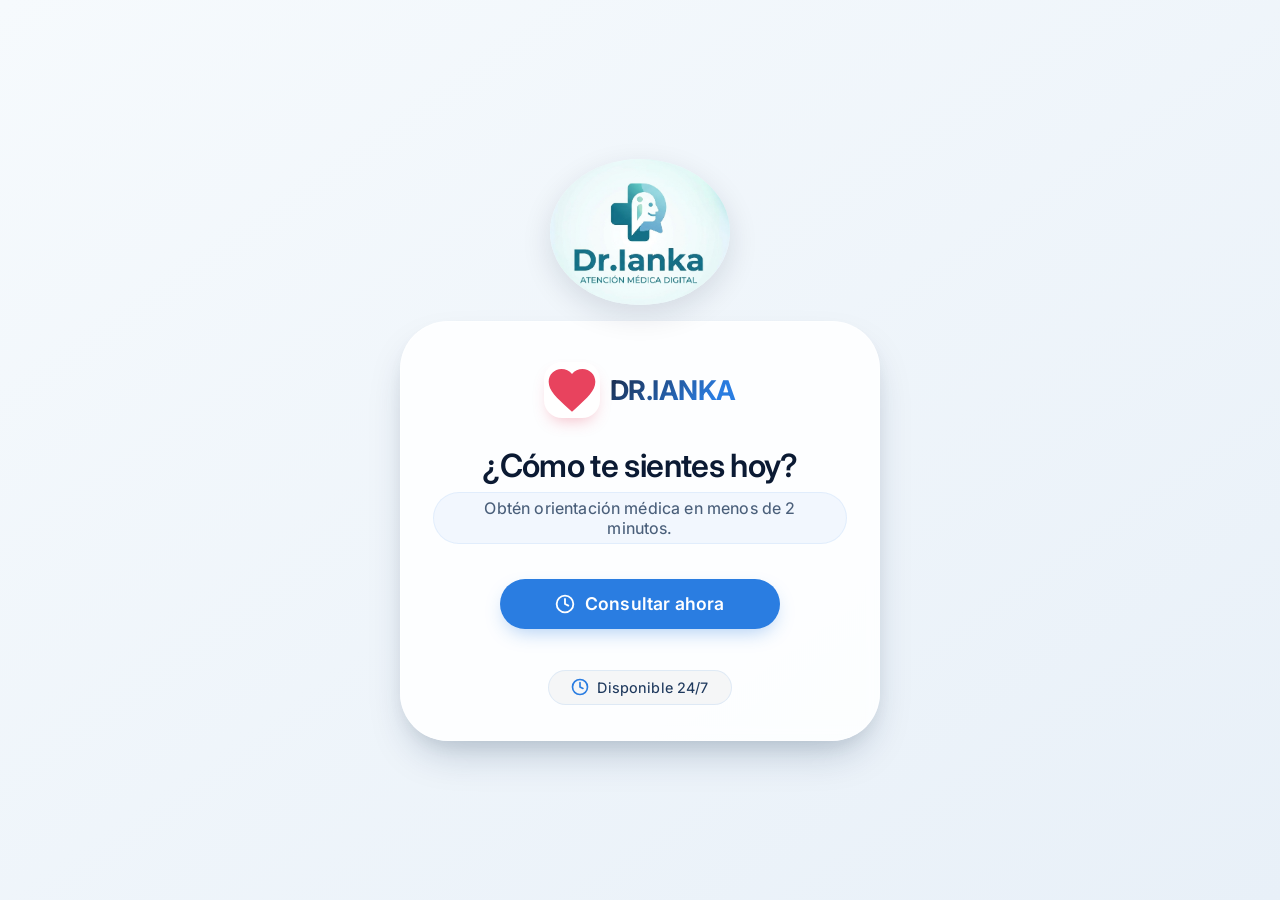
<file: index.html>
<!DOCTYPE html>
<html lang="es">

<head>
  <meta charset="UTF-8" />
  <meta name="viewport" content="width=device-width, initial-scale=1.0" />
  <title>DR.IANKA · Salud</title>
  <!-- Fuente moderna -->
  <link rel="preconnect" href="https://fonts.googleapis.com" />
  <link rel="preconnect" href="https://fonts.gstatic.com" crossorigin />
  <link href="https://fonts.googleapis.com/css2?family=Inter:opsz@14..32&display=swap" rel="stylesheet" />

  <!-- CSS Separados -->
  <link rel="stylesheet" href="css/base.css" />
  <link rel="stylesheet" href="css/index.css" />
</head>

<body>

  <img src="dr.ianka.png" alt="Dr. Ianka" class="hero-image" />

  <main class="card" role="main" aria-label="Tarjeta de orientación médica">

    <!-- LOGO con imagen subida -->
    <div class="logo" aria-label="Logo DR.IANKA">
      <div class="logo-icon" aria-hidden="true">
        <svg viewBox="0 0 24 24" fill="#e8435e" aria-hidden="true">
          <path d="M12 21.35l-1.45-1.32C5.4 15.36 2 12.28 2 8.5 2 5.42 4.42 3 7.5 3c1.74 0 3.41.81 4.5 2.09C13.09 3.81 14.76 3 16.5 3 19.58 3 22 5.42 22 8.5c0 3.78-3.4 6.86-8.55 11.54L12 21.35z" />
        </svg>
      </div>
      <span class="logo-text">DR.IANKA</span>
    </div>

    <!-- TÍTULO PRINCIPAL -->
    <h1 class="title">¿Cómo te sientes hoy?</h1>

    <!-- SUBTÍTULO / DESCRIPCIÓN -->
    <p class="sub">Obtén orientación médica en menos de 2 minutos.</p>

    <!-- BOTÓN PRINCIPAL "Consultar ahora" -->
    <a href="formulario.html" class="btn-primary" role="button">
      <svg viewBox="0 0 24 24">
        <circle cx="12" cy="12" r="10" />
        <path d="M12 6v6l4 2" />
      </svg>
      Consultar ahora
    </a>

    <!-- BADGE 24/7 -->
    <div class="badge" style="margin-top: 0.8rem;">
      <svg viewBox="0 0 24 24">
        <circle cx="12" cy="12" r="10" />
        <polyline points="12 6 12 12 16 14" />
      </svg>
      <span>Disponible 24/7</span>
    </div>

  </main>

</body>

</html>
</file>
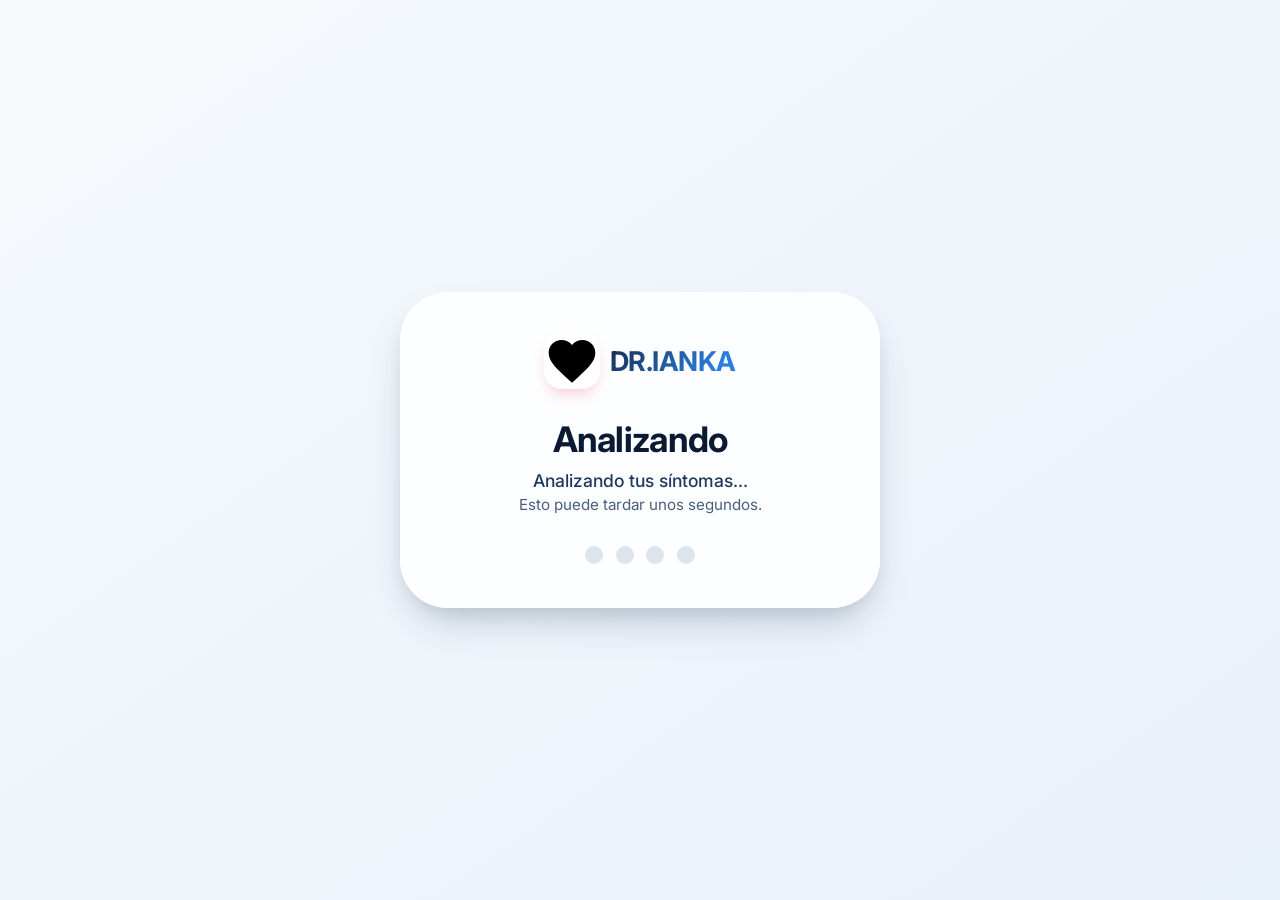
<file: carga.html>
<!DOCTYPE html>
<html lang="es">
<head>
  <meta charset="UTF-8" />
  <meta name="viewport" content="width=device-width, initial-scale=1.0" />
  <title>DR.IANKA · Analizando</title>
  <link rel="preconnect" href="https://fonts.googleapis.com" />
  <link rel="preconnect" href="https://fonts.gstatic.com" crossorigin />
  <link href="https://fonts.googleapis.com/css2?family=Inter:opsz@14..32&display=swap" rel="stylesheet" />
  
  <!-- CSS Separados -->
  <link rel="stylesheet" href="css/base.css" />
  <link rel="stylesheet" href="css/carga.css" />
</head>
<body>

  <main class="card" role="main" aria-label="Pantalla de análisis de síntomas">

    <!-- LOGO con corazón -->
    <div class="logo" aria-label="Logo DR.IANKA">
      <div class="logo-icon" aria-hidden="true">
        <svg viewBox="0 0 24 24">
          <path d="M12 21.35l-1.45-1.32C5.4 15.36 2 12.28 2 8.5 2 5.42 4.42 3 7.5 3c1.74 0 3.41.81 4.5 2.09C13.09 3.81 14.76 3 16.5 3 19.58 3 22 5.42 22 8.5c0 3.78-3.4 6.86-8.55 11.54L12 21.35z" />
        </svg>
      </div>
      <span class="logo-text">DR.IANKA</span>
    </div>

    <!-- Título principal -->
    <h1 class="title">Analizando</h1>

    <!-- Subtítulo -->
    <p class="sub">Analizando tus síntomas...</p>

    <!-- Descripción -->
    <p class="desc">Esto puede tardar unos segundos.</p>

    <!-- Cuatro círculos de progreso animados -->
    <div class="progress-dots" aria-label="Progreso de análisis">
      <span class="dot"></span>
      <span class="dot"></span>
      <span class="dot"></span>
      <span class="dot"></span>
    </div>

  </main>

  <script>
    setTimeout(() => {
      window.location.href = 'diagnostico.html';
    }, 2000);
  </script>

</body>
</html>
</file>
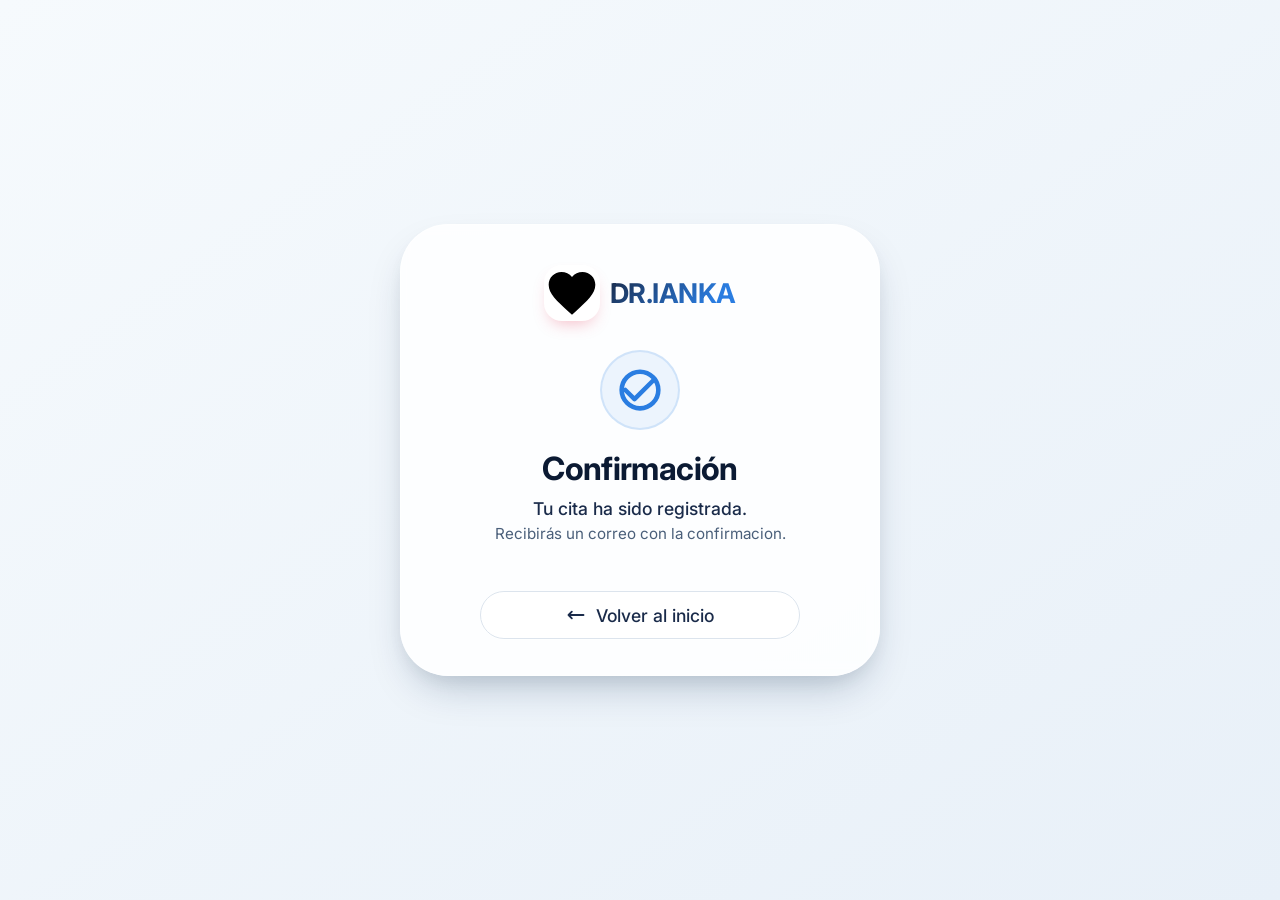
<file: confirmacion.html>
<!DOCTYPE html>
<html lang="es">
<head>
  <meta charset="UTF-8" />
  <meta name="viewport" content="width=device-width, initial-scale=1.0" />
  <title>DR.IANKA · Confirmación</title>
  <link rel="preconnect" href="https://fonts.googleapis.com" />
  <link rel="preconnect" href="https://fonts.gstatic.com" crossorigin />
  <link href="https://fonts.googleapis.com/css2?family=Inter:opsz@14..32&display=swap" rel="stylesheet" />
  
  <!-- CSS Separados -->
  <link rel="stylesheet" href="css/base.css" />
  <link rel="stylesheet" href="css/confirmacion.css" />
</head>
<body>

  <main class="card" role="main" aria-label="Confirmación de cita médica">

    <!-- LOGO con corazón -->
    <div class="logo" aria-label="Logo DR.IANKA">
      <div class="logo-icon" aria-hidden="true">
        <svg viewBox="0 0 24 24">
          <path d="M12 21.35l-1.45-1.32C5.4 15.36 2 12.28 2 8.5 2 5.42 4.42 3 7.5 3c1.74 0 3.41.81 4.5 2.09C13.09 3.81 14.76 3 16.5 3 19.58 3 22 5.42 22 8.5c0 3.78-3.4 6.86-8.55 11.54L12 21.35z" />
        </svg>
      </div>
      <span class="logo-text">DR.IANKA</span>
    </div>

    <!-- Ícono de confirmación -->
    <div class="success-icon" aria-hidden="true">
      <svg viewBox="0 0 24 24">
        <polyline points="20 6 9 17 4 12" />
        <circle cx="12" cy="12" r="10" />
      </svg>
    </div>

    <!-- Título -->
    <h1 class="title">Confirmación</h1>

    <!-- Mensaje principal -->
    <p class="message">Tu cita ha sido registrada.</p>

    <!-- Mensaje secundario -->
    <p class="sub-message">Recibirás un correo con la confirmacion.</p>

    <!-- Botón Volver al inicio -->
    <a href="index.html" class="btn-secondary" role="button">
      <svg viewBox="0 0 24 24">
        <path d="M3 12h18M3 12l4-4M3 12l4 4" />
      </svg>
      Volver al inicio
    </a>

  </main>

</body>
</html>
</file>
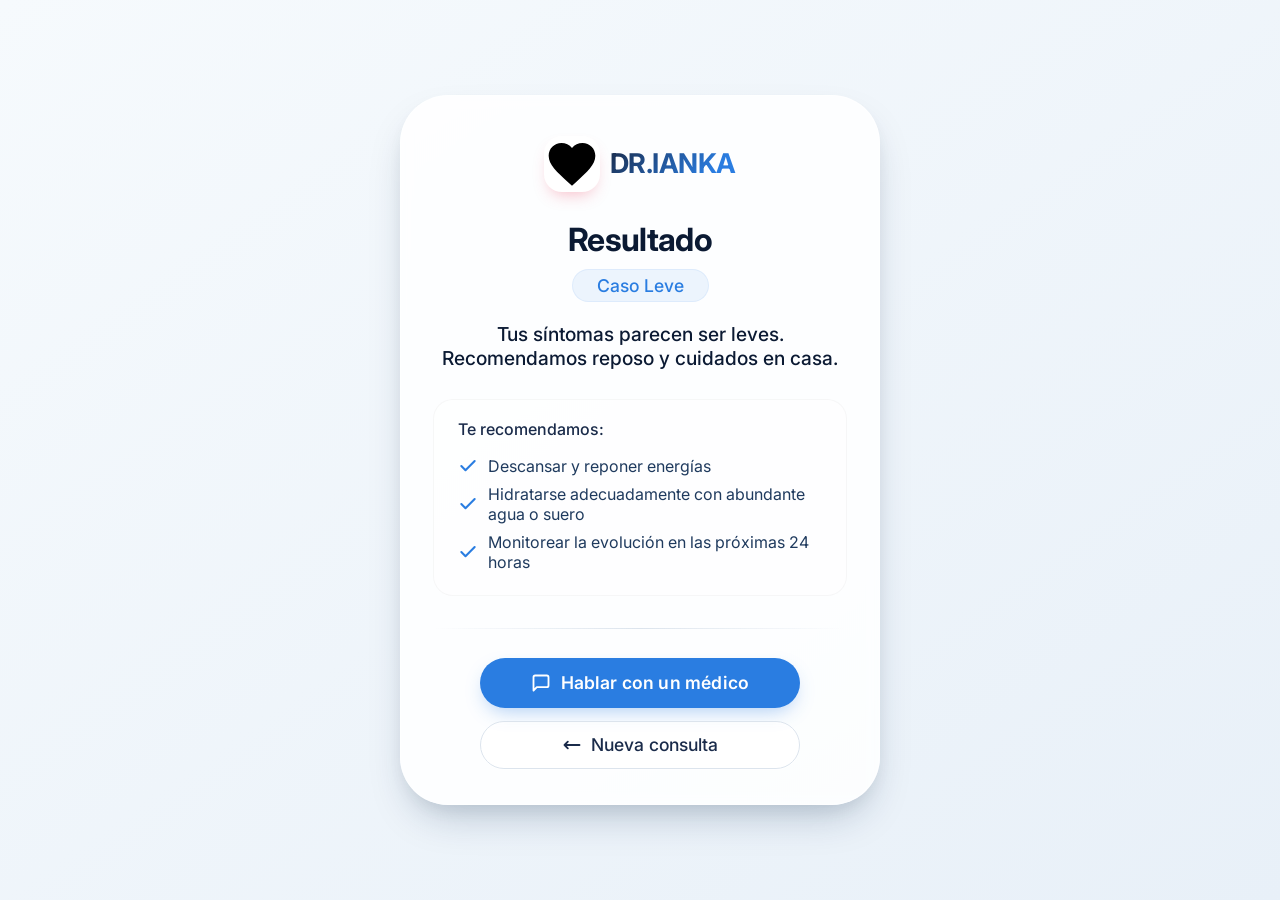
<file: diagnostico.html>
<!DOCTYPE html>
<html lang="es">
<head>
  <meta charset="UTF-8" />
  <meta name="viewport" content="width=device-width, initial-scale=1.0" />
  <title>DR.IANKA · Resultado</title>
  <link rel="preconnect" href="https://fonts.googleapis.com" />
  <link rel="preconnect" href="https://fonts.gstatic.com" crossorigin />
  <link href="https://fonts.googleapis.com/css2?family=Inter:opsz@14..32&display=swap" rel="stylesheet" />
  
  <!-- CSS Separados -->
  <link rel="stylesheet" href="css/base.css" />
  <link rel="stylesheet" href="css/diagnostico.css" />
</head>
<body>

  <main class="card" role="main" aria-label="Resultado de la evaluación médica">

    <!-- LOGO con corazón -->
    <div class="logo" aria-label="Logo DR.IANKA">
      <div class="logo-icon" aria-hidden="true">
        <svg viewBox="0 0 24 24">
          <path d="M12 21.35l-1.45-1.32C5.4 15.36 2 12.28 2 8.5 2 5.42 4.42 3 7.5 3c1.74 0 3.41.81 4.5 2.09C13.09 3.81 14.76 3 16.5 3 19.58 3 22 5.42 22 8.5c0 3.78-3.4 6.86-8.55 11.54L12 21.35z" />
        </svg>
      </div>
      <span class="logo-text">DR.IANKA</span>
    </div>

    <!-- Título -->
    <h1 class="title">Resultado</h1>

    <!-- Etiqueta de resultado -->
    <div class="result-badge" id="resultBadge">Resultado</div>

    <!-- Mensaje principal -->
    <p class="message" id="resultMessage">No parece una emergencia.</p>

    <!-- Recomendaciones -->
    <div class="recomendaciones" id="recommendationsContainer">
      <p>Te recomendamos</p>
      <!-- Se llenará dinámicamente -->
    </div>

    <!-- Línea separadora -->
    <hr class="divider" />

    <!-- Botón "Hablar con un médico" -->
    <a href="teleconsulta.html" class="btn-primary" role="button">
      <svg viewBox="0 0 24 24">
        <path d="M21 15a2 2 0 01-2 2H7l-4 4V5a2 2 0 012-2h14a2 2 0 012 2z" />
      </svg>
      Hablar con un médico
    </a>

    <!-- Botón "Nueva consulta" -->
    <a href="index.html" class="btn-secondary" role="button">
      <svg viewBox="0 0 24 24">
        <path d="M3 12h18M3 12l4-4M3 12l4 4" />
      </svg>
      Nueva consulta
    </a>

  </main>

  <!-- JS Separado -->
  <script src="js/diagnostico.js"></script>

</body>
</html>
</file>
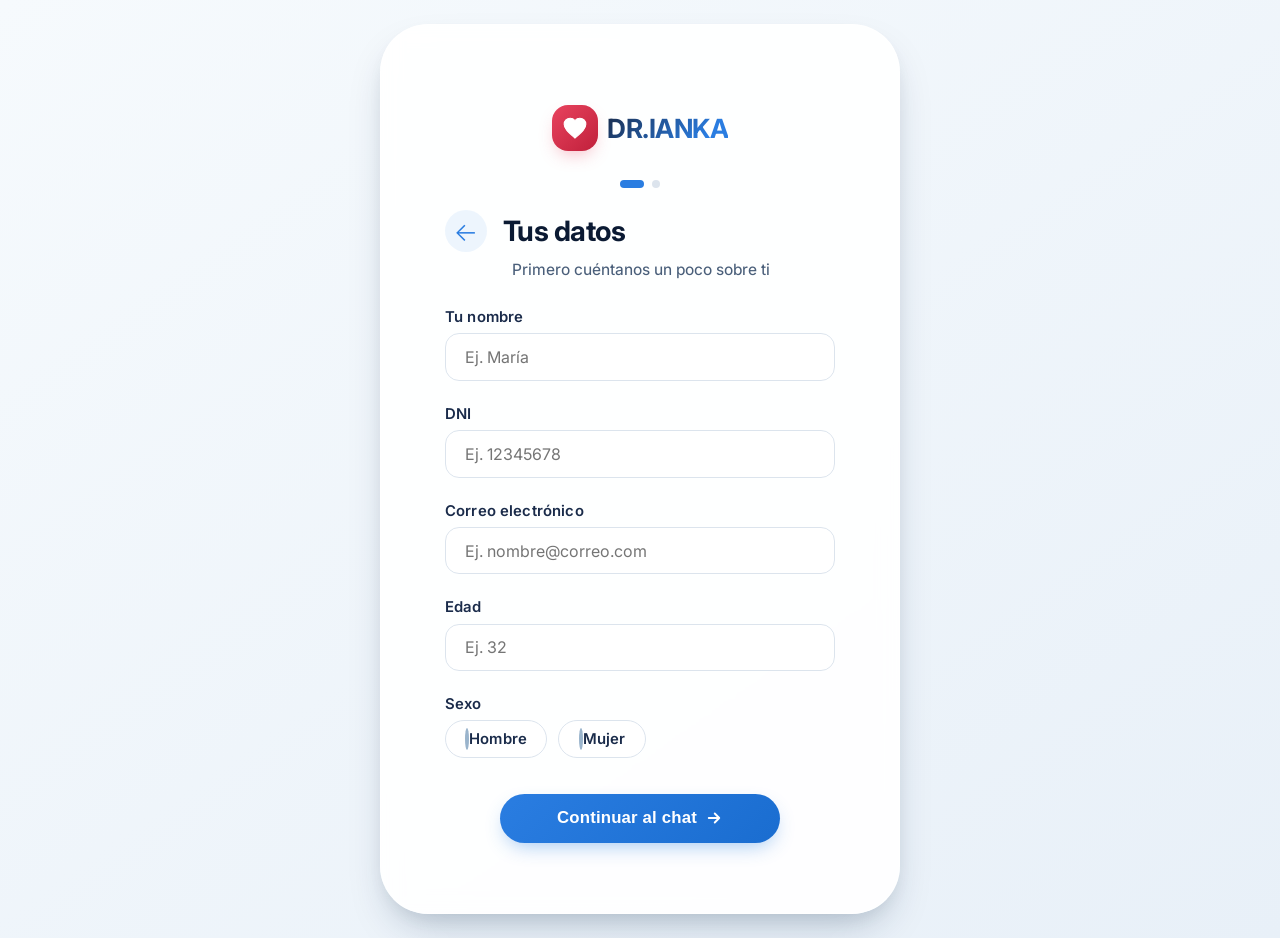
<file: formulario.html>
<!DOCTYPE html>
<html lang="es">

<head>
  <meta charset="UTF-8" />
  <meta name="viewport" content="width=device-width, initial-scale=1.0" />
  <title>DR.IANKA · Formulario</title>
  <meta name="description"
    content="Completa tus datos y cuéntale tus síntomas a DR.IANKA para recibir orientación médica personalizada." />
  <link rel="preconnect" href="https://fonts.googleapis.com" />
  <link rel="preconnect" href="https://fonts.gstatic.com" crossorigin />
  <link
    href="https://fonts.googleapis.com/css2?family=Inter:opsz,wght@14..32,300;14..32,400;14..32,500;14..32,600;14..32,700&display=swap"
    rel="stylesheet" />

  <!-- CSS Separados -->
  <link rel="stylesheet" href="css/base.css" />
  <link rel="stylesheet" href="css/formulario.css" />
</head>

<body>

  <!-- ========== CUSTOM ALERT ========== -->
  <div id="customAlert" class="custom-alert-overlay" role="dialog" aria-modal="true" aria-labelledby="customAlertTitle">
    <div class="custom-alert-box">
      <div class="custom-alert-icon">
        <svg viewBox="0 0 24 24">
          <circle cx="12" cy="12" r="10"></circle>
          <line x1="12" y1="8" x2="12" y2="12"></line>
          <line x1="12" y1="16" x2="12.01" y2="16"></line>
        </svg>
      </div>
      <h3 class="custom-alert-title" id="customAlertTitle">Atención</h3>
      <p class="custom-alert-message" id="customAlertMessage">Por favor completa todos los campos.</p>
      <button class="custom-alert-btn" id="customAlertBtn">Entendido</button>
    </div>
  </div>

  <main class="card" role="main" aria-label="Formulario y chatbot de orientación médica">

    <!-- ============================================================
         VISTA 1 – DATOS DEL USUARIO
    ============================================================ -->
    <section id="formView" class="view" aria-label="Datos del usuario">

      <!-- LOGO -->
      <div class="logo" aria-label="Logo DR.IANKA">
        <div class="logo-icon" aria-hidden="true">
          <svg viewBox="0 0 24 24">
            <path
              d="M12 21.35l-1.45-1.32C5.4 15.36 2 12.28 2 8.5 2 5.42 4.42 3 7.5 3c1.74 0 3.41.81 4.5 2.09C13.09 3.81 14.76 3 16.5 3 19.58 3 22 5.42 22 8.5c0 3.78-3.4 6.86-8.55 11.54L12 21.35z" />
          </svg>
        </div>
        <span class="logo-text">DR.IANKA</span>
      </div>

      <!-- Step indicator -->
      <div class="step-indicator" aria-hidden="true">
        <div class="step-dot active" id="stepDot1"></div>
        <div class="step-dot" id="stepDot2"></div>
      </div>

      <!-- Header -->
      <div class="form-header">
        <a href="index.html" class="back-link" aria-label="Volver atrás">←</a>
        <h1 class="form-title">Tus datos</h1>
      </div>
      <p class="form-sub">Primero cuéntanos un poco sobre ti</p>

      <!-- Formulario -->
      <form id="userDataForm" autocomplete="off" novalidate>

        <!-- Nombre (opcional, para personalizar el chat) -->
        <div class="form-group">
          <label for="nombre">Tu nombre</label>
          <input type="text" id="nombre" name="nombre" placeholder="Ej. María" />
        </div>

        <!-- DNI -->
        <div class="form-group">
          <label for="dni">DNI</label>
          <input type="text" id="dni" name="dni" placeholder="Ej. 12345678" inputmode="numeric" pattern="\d{7,8}" maxlength="8" required />
        </div>

        <!-- Correo electrónico -->
        <div class="form-group">
          <label for="email">Correo electrónico</label>
          <input type="email" id="email" name="email" placeholder="Ej. nombre@correo.com" />
        </div>

        <!-- Edad -->
        <div class="form-group">
          <label for="edad">Edad</label>
          <input type="number" id="edad" name="edad" placeholder="Ej. 32" min="0" max="120" required />
        </div>

        <!-- Sexo -->
        <div class="form-group">
          <label>Sexo</label>
          <div class="radio-group" role="radiogroup" aria-label="Selecciona tu sexo">
            <label class="radio-pill" id="pill-hombre">
              <input type="radio" name="sexo" value="hombre" />
              <span class="pill-dot"></span>
              Hombre
            </label>
            <label class="radio-pill" id="pill-mujer">
              <input type="radio" name="sexo" value="mujer" />
              <span class="pill-dot"></span>
              Mujer
            </label>
          </div>
        </div>

        <!-- Botón continuar -->
        <button type="submit" class="btn-primary" id="btnContinuar">
          Continuar al chat
          <svg viewBox="0 0 24 24">
            <path d="M5 12h14M13 6l6 6-6 6" />
          </svg>
        </button>

      </form>
    </section>

    <!-- ============================================================
         VISTA 2 – CHAT CON DR.IANKA
    ============================================================ -->
    <section id="chatView" class="view hidden" aria-label="Chat con DR.IANKA">

      <!-- Header del chat -->
      <div class="chat-header">
        <button class="chat-header-back" id="btnVolverForm" aria-label="Volver al formulario">
          <svg width="16" height="16" viewBox="0 0 24 24" fill="none" stroke="currentColor" stroke-width="2.5"
            stroke-linecap="round" stroke-linejoin="round">
            <path d="M19 12H5M11 6l-6 6 6 6" />
          </svg>
        </button>
        <div class="chat-avatar" aria-hidden="true">
          <svg viewBox="0 0 24 24">
            <path
              d="M12 21.35l-1.45-1.32C5.4 15.36 2 12.28 2 8.5 2 5.42 4.42 3 7.5 3c1.74 0 3.41.81 4.5 2.09C13.09 3.81 14.76 3 16.5 3 19.58 3 22 5.42 22 8.5c0 3.78-3.4 6.86-8.55 11.54L12 21.35z" />
          </svg>
        </div>
        <div class="chat-header-info">
          <div class="chat-header-name">DR.IANKA</div>
          <div class="chat-header-status">
            <span class="status-dot"></span>
            Asistente médico virtual
          </div>
        </div>
      </div>

      <!-- Mensajes -->
      <div class="chat-messages" id="chatMessages" aria-live="polite" aria-label="Historial del chat"></div>

      <!-- Input área -->
      <div class="chat-input-area">
        <input type="text" id="chatInput" class="chat-input" placeholder="Escribe tus síntomas aquí..."
          aria-label="Escribe tu mensaje" autocomplete="off" />
        <button class="chat-send-btn" id="chatSendBtn" aria-label="Enviar mensaje">
          <svg viewBox="0 0 24 24">
            <path d="M22 2L11 13M22 2L15 22l-4-9-9-4 20-7z" />
          </svg>
        </button>
      </div>

    </section>

  </main>

  <!-- JS Separado -->
  <script src="js/formulario.js"></script>

</body>

</html>
</file>
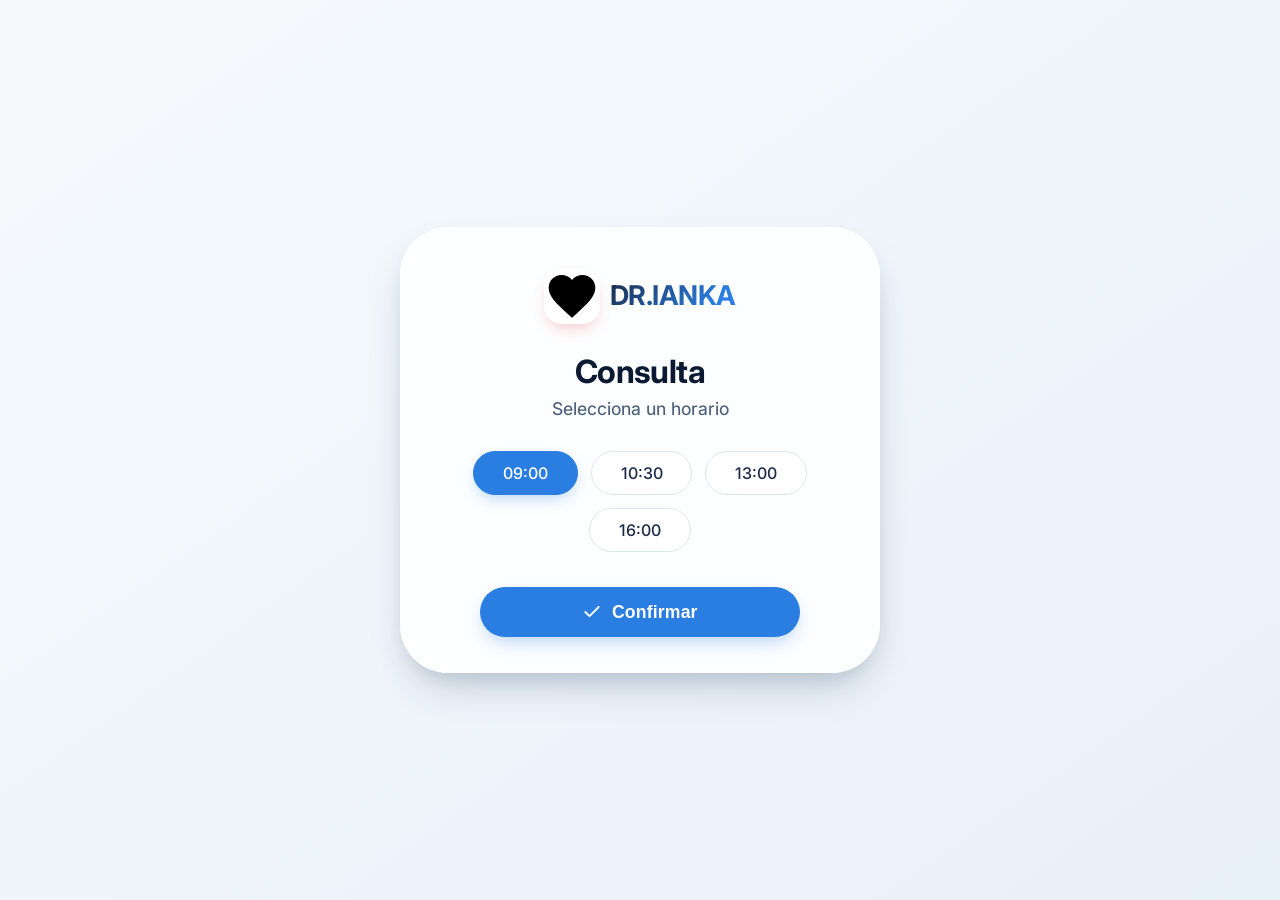
<file: teleconsulta.html>
<!DOCTYPE html>
<html lang="es">
<head>
  <meta charset="UTF-8" />
  <meta name="viewport" content="width=device-width, initial-scale=1.0" />
  <title>DR.IANKA · Teleconsulta</title>
  <link rel="preconnect" href="https://fonts.googleapis.com" />
  <link rel="preconnect" href="https://fonts.gstatic.com" crossorigin />
  <link href="https://fonts.googleapis.com/css2?family=Inter:opsz@14..32&display=swap" rel="stylesheet" />
  
  <!-- CSS Separados -->
  <link rel="stylesheet" href="css/base.css" />
  <link rel="stylesheet" href="css/teleconsulta.css" />
</head>
<body>

  <main class="card" role="main" aria-label="Selección de horario para teleconsulta">

    <!-- LOGO con corazón -->
    <div class="logo" aria-label="Logo DR.IANKA">
      <div class="logo-icon" aria-hidden="true">
        <svg viewBox="0 0 24 24">
          <path d="M12 21.35l-1.45-1.32C5.4 15.36 2 12.28 2 8.5 2 5.42 4.42 3 7.5 3c1.74 0 3.41.81 4.5 2.09C13.09 3.81 14.76 3 16.5 3 19.58 3 22 5.42 22 8.5c0 3.78-3.4 6.86-8.55 11.54L12 21.35z" />
        </svg>
      </div>
      <span class="logo-text">DR.IANKA</span>
    </div>

    <!-- Título -->
    <h1 class="title">Consulta</h1>

    <!-- Subtítulo -->
    <p class="sub">Selecciona un horario</p>

    <!-- Horarios (radio buttons estilizados) -->
    <div class="horarios" role="radiogroup" aria-label="Horarios disponibles">
      <label class="horario-item">
        <input type="radio" name="horario" value="09:00" />
        09:00
      </label>
      <label class="horario-item">
        <input type="radio" name="horario" value="10:30" />
        10:30
      </label>
      <label class="horario-item">
        <input type="radio" name="horario" value="13:00" />
        13:00
      </label>
      <label class="horario-item">
        <input type="radio" name="horario" value="16:00" />
        16:00
      </label>
    </div>

    <!-- Botón Confirmar -->
    <button class="btn-primary" type="button" onclick="window.location.href='confirmacion.html'">
      <svg viewBox="0 0 24 24">
        <polyline points="20 6 9 17 4 12" />
      </svg>
      Confirmar
    </button>

  </main>

  <!-- JS Separado -->
  <script src="js/teleconsulta.js"></script>

</body>
</html>
</file>
<file: css/base.css>
/* ============================================================
   BASE.CSS — Estilos compartidos por todas las páginas
   DR.IANKA · Plataforma de orientación médica
============================================================ */

/* ----- Reset ----- */
* {
  margin: 0;
  padding: 0;
  box-sizing: border-box;
}

/* ----- Body ----- */
body {
  min-height: 100vh;
  display: flex;
  flex-direction: column;
  align-items: center;
  justify-content: center;
  background: linear-gradient(145deg, #f6fafd 0%, #e8f0f8 100%);
  font-family: 'Inter', system-ui, -apple-system, sans-serif;
  padding: 1.5rem;
}

/* ----- Tarjeta principal ----- */
.card {
  max-width: 480px;
  width: 100%;
  background: rgba(255, 255, 255, 0.85);
  backdrop-filter: blur(6px);
  -webkit-backdrop-filter: blur(6px);
  border-radius: 3rem;
  padding: 2.5rem 2rem 2.2rem;
  box-shadow: 0 20px 40px -12px rgba(0, 40, 80, 0.25),
              0 8px 24px -6px rgba(0, 20, 40, 0.08);
  text-align: center;
  transition: transform 0.2s ease;
  border: 1px solid rgba(255, 255, 255, 0.5);
}

.card:hover {
  transform: translateY(-4px);
}

/* ----- Logo ----- */
.logo {
  display: flex;
  align-items: center;
  justify-content: center;
  gap: 0.6rem;
  margin-bottom: 1.8rem;
}

.logo-icon {
  width: 56px;
  height: 56px;
  background: #ffffff;
  border-radius: 18px;
  display: flex;
  align-items: center;
  justify-content: center;
  box-shadow: 0 8px 16px -6px rgba(232, 67, 94, 0.35);
  flex-shrink: 0;
  overflow: hidden;
}

.logo-icon svg,
.logo-icon img {
  width: 100%;
  height: 100%;
  object-fit: contain;
}

.logo-text {
  font-size: 1.7rem;
  font-weight: 700;
  letter-spacing: -0.02em;
  background: linear-gradient(135deg, #1a2b4a 0%, #2a7de1 80%);
  -webkit-background-clip: text;
  -webkit-text-fill-color: transparent;
  background-clip: text;
}

/* ----- Botón primario ----- */
.btn-primary {
  display: inline-flex;
  align-items: center;
  justify-content: center;
  gap: 0.6rem;
  background: #2a7de1;
  color: #fff;
  font-size: 1.1rem;
  font-weight: 600;
  padding: 0.9rem 2.8rem;
  border-radius: 60px;
  border: none;
  cursor: pointer;
  transition: all 0.2s ease;
  box-shadow: 0 8px 20px -6px rgba(42, 125, 225, 0.4);
  width: 100%;
  max-width: 320px;
  margin: 0 auto;
  letter-spacing: 0.01em;
  text-decoration: none;
}

.btn-primary:hover {
  background: #1f6bcb;
  transform: scale(1.02);
  box-shadow: 0 12px 28px -8px rgba(42, 125, 225, 0.5);
}

.btn-primary:active {
  transform: scale(0.97);
}

.btn-primary svg {
  width: 20px;
  height: 20px;
  fill: none;
  stroke: currentColor;
  stroke-width: 2.2;
  stroke-linecap: round;
  stroke-linejoin: round;
}

/* ----- Botón secundario ----- */
.btn-secondary {
  display: inline-flex;
  align-items: center;
  justify-content: center;
  gap: 0.6rem;
  background: rgba(255, 255, 255, 0.5);
  color: #1a2b4a;
  font-size: 1.1rem;
  font-weight: 500;
  padding: 0.8rem 2.4rem;
  border-radius: 60px;
  border: 1.5px solid #dce4ed;
  cursor: pointer;
  transition: all 0.2s ease;
  width: 100%;
  max-width: 320px;
  margin: 0.8rem auto 0;
  text-decoration: none;
  backdrop-filter: blur(2px);
}

.btn-secondary:hover {
  border-color: #2a7de1;
  background: rgba(42, 125, 225, 0.05);
  transform: scale(1.02);
  box-shadow: 0 4px 12px -4px rgba(42, 125, 225, 0.15);
}

.btn-secondary:active {
  transform: scale(0.97);
}

.btn-secondary svg {
  width: 20px;
  height: 20px;
  fill: none;
  stroke: currentColor;
  stroke-width: 2.2;
  stroke-linecap: round;
  stroke-linejoin: round;
}

/* ----- Divisor ----- */
.divider {
  border: 0;
  height: 1px;
  background: linear-gradient(to right, transparent, #dce4ed, transparent);
  margin: 1.5rem 0 1.8rem;
}

/* ----- Custom Alert Overlay ----- */
.custom-alert-overlay {
  position: fixed;
  top: 0; left: 0;
  width: 100vw; height: 100vh;
  background: rgba(10, 30, 50, 0.4);
  backdrop-filter: blur(4px);
  -webkit-backdrop-filter: blur(4px);
  display: flex;
  align-items: center;
  justify-content: center;
  opacity: 0;
  pointer-events: none;
  transition: opacity 0.3s ease;
  z-index: 9999;
}

.custom-alert-overlay.active {
  opacity: 1;
  pointer-events: all;
}

.custom-alert-box {
  background: #fff;
  border-radius: 2rem;
  padding: 2.2rem 2rem;
  max-width: 380px;
  width: 90%;
  text-align: center;
  box-shadow: 0 24px 48px -12px rgba(0, 40, 80, 0.35);
  border: 1px solid rgba(255, 255, 255, 0.8);
  transform: scale(0.9);
  transition: transform 0.3s cubic-bezier(0.34, 1.56, 0.64, 1);
}

.custom-alert-overlay.active .custom-alert-box {
  transform: scale(1);
}

.custom-alert-icon {
  width: 56px;
  height: 56px;
  background: rgba(232, 67, 94, 0.1);
  border-radius: 50%;
  display: flex;
  align-items: center;
  justify-content: center;
  margin: 0 auto 1.2rem;
}

.custom-alert-icon svg {
  width: 32px;
  height: 32px;
  stroke: #e8435e;
  stroke-width: 2.5;
  stroke-linecap: round;
  stroke-linejoin: round;
  fill: none;
}

.custom-alert-title {
  font-size: 1.4rem;
  font-weight: 700;
  color: #0b1a33;
  margin-bottom: 0.5rem;
}

.custom-alert-message {
  font-size: 0.95rem;
  color: #4a5f7a;
  line-height: 1.5;
  margin-bottom: 1.6rem;
}

.custom-alert-btn {
  background: #2a7de1;
  color: #fff;
  font-size: 1rem;
  font-weight: 600;
  padding: 0.75rem 2rem;
  border-radius: 40px;
  border: none;
  cursor: pointer;
  width: 100%;
  box-shadow: 0 6px 16px -4px rgba(42, 125, 225, 0.35);
  transition: all 0.2s ease;
}

.custom-alert-btn:hover {
  background: #1f6bcb;
  transform: translateY(-1px);
  box-shadow: 0 8px 20px -4px rgba(42, 125, 225, 0.4);
}

.custom-alert-btn:active {
  transform: scale(0.97);
}

/* ----- Responsive compartido ----- */
@media (max-width: 480px) {
  .card {
    padding: 2rem 1.2rem 1.8rem;
    border-radius: 2rem;
  }

  .logo-text { font-size: 1.4rem; }
  .logo-icon { width: 42px; height: 42px; }
  .logo-icon svg { width: 24px; height: 24px; }

  .btn-primary {
    font-size: 1rem;
    padding: 0.8rem 1.8rem;
    max-width: 100%;
  }

  .btn-secondary {
    font-size: 1rem;
    padding: 0.7rem 1.8rem;
    max-width: 100%;
  }
}
</file>
<file: css/index.css>
/* ============================================================
   INDEX.CSS — Página de inicio
   DR.IANKA · Plataforma de orientación médica
============================================================ */

.hero-image {
  display: block;
  width: 180px;
  max-width: 70vw;
  height: auto;
  margin: 0 auto 1rem;
  border-radius: 50%;
  box-shadow: 0 10px 30px rgba(11, 26, 51, 0.12);
  position: relative;
  z-index: 2;
}

.title {
  font-size: 2rem;
  font-weight: 600;
  color: #0b1a33;
  margin-bottom: 0.4rem;
  letter-spacing: -0.02em;
  line-height: 1.2;
}

.sub {
  font-size: 1rem;
  color: #4a5f7a;
  margin-bottom: 2.2rem;
  font-weight: 450;
  letter-spacing: 0.01em;
  background: rgba(42, 125, 225, 0.06);
  display: inline-block;
  padding: 0.3rem 1.2rem;
  border-radius: 40px;
  backdrop-filter: blur(2px);
  border: 1px solid rgba(42, 125, 225, 0.08);
}

/* Botón principal en index (max-width más pequeño) */
.btn-primary {
  max-width: 280px;
  margin-bottom: 1.8rem;
}

/* ----- Badge 24/7 ----- */
.badge {
  display: inline-flex;
  align-items: center;
  gap: 0.5rem;
  background: rgba(10, 30, 50, 0.04);
  padding: 0.45rem 1.4rem;
  border-radius: 40px;
  font-size: 0.9rem;
  font-weight: 450;
  color: #1f3a5e;
  border: 1px solid rgba(42, 125, 225, 0.10);
  backdrop-filter: blur(2px);
  letter-spacing: 0.01em;
}

.badge svg {
  width: 18px;
  height: 18px;
  fill: none;
  stroke: #2a7de1;
  stroke-width: 2.2;
  stroke-linecap: round;
  stroke-linejoin: round;
}

/* ----- Responsive ----- */
@media (max-width: 480px) {
  .title { font-size: 1.7rem; }
  .sub { font-size: 0.9rem; padding: 0.2rem 1rem; }
}

@media (max-width: 380px) {
  .title { font-size: 1.4rem; }
  .badge { font-size: 0.8rem; padding: 0.3rem 1rem; }
}
</file>
<file: css/carga.css>
/* ============================================================
   CARGA.CSS — Pantalla de análisis / loading
   DR.IANKA · Plataforma de orientación médica
============================================================ */

.title {
  font-size: 2.2rem;
  font-weight: 700;
  color: #0b1a33;
  margin-bottom: 0.6rem;
  letter-spacing: -0.02em;
}

.sub {
  font-size: 1.1rem;
  color: #1f3a5e;
  font-weight: 500;
  margin-bottom: 0.25rem;
}

.desc {
  font-size: 0.95rem;
  color: #4a5f7a;
  margin-bottom: 2rem;
}

/* Puntos de progreso animados */
.progress-dots {
  display: flex;
  align-items: center;
  justify-content: center;
  gap: 0.8rem;
  margin: 0.5rem 0;
}

.dot {
  width: 18px;
  height: 18px;
  border-radius: 50%;
  background: #dce4ed;
  animation: pulse 1.8s infinite ease-in-out;
}

.dot:nth-child(1) { animation-delay: 0s;     }
.dot:nth-child(2) { animation-delay: 0.45s;  }
.dot:nth-child(3) { animation-delay: 0.9s;   }
.dot:nth-child(4) { animation-delay: 1.35s;  }

@keyframes pulse {
  0%, 100% {
    background: #dce4ed;
    transform: scale(1);
  }
  50% {
    background: #2a7de1;
    transform: scale(1.15);
    box-shadow: 0 0 10px rgba(42, 125, 225, 0.4);
  }
}

/* Responsive */
@media (max-width: 480px) {
  .title { font-size: 1.8rem; }
  .sub   { font-size: 1rem; }
  .desc  { font-size: 0.9rem; }
  .dot   { width: 15px; height: 15px; }
}

@media (max-width: 380px) {
  .title { font-size: 1.5rem; }
  .dot   { width: 13px; height: 13px; }
}
</file>
<file: css/confirmacion.css>
/* ============================================================
   CONFIRMACION.CSS — Pantalla de confirmación de cita
   DR.IANKA · Plataforma de orientación médica
============================================================ */

/* Ícono de éxito */
.success-icon {
  width: 80px;
  height: 80px;
  background: rgba(42, 125, 225, 0.08);
  border-radius: 50%;
  display: flex;
  align-items: center;
  justify-content: center;
  margin: 0 auto 1.2rem;
  border: 2px solid rgba(42, 125, 225, 0.15);
}

.success-icon svg {
  width: 44px;
  height: 44px;
  fill: none;
  stroke: #2a7de1;
  stroke-width: 2.5;
  stroke-linecap: round;
  stroke-linejoin: round;
}

.title {
  font-size: 2rem;
  font-weight: 700;
  color: #0b1a33;
  margin-bottom: 0.6rem;
  letter-spacing: -0.02em;
}

.message {
  font-size: 1.1rem;
  color: #1a2b4a;
  font-weight: 500;
  margin-bottom: 0.3rem;
}

.sub-message {
  font-size: 0.95rem;
  color: #4a5f7a;
  margin-bottom: 2.2rem;
}

/* Responsive */
@media (max-width: 480px) {
  .title       { font-size: 1.7rem; }
  .message     { font-size: 1rem; }
  .sub-message { font-size: 0.9rem; }

  .success-icon        { width: 64px; height: 64px; }
  .success-icon svg    { width: 36px; height: 36px; }
}

@media (max-width: 380px) {
  .title { font-size: 1.4rem; }
}
</file>
<file: css/diagnostico.css>
/* ============================================================
   DIAGNOSTICO.CSS — Página de resultado/diagnóstico
   DR.IANKA · Plataforma de orientación médica
============================================================ */

.title {
  font-size: 2rem;
  font-weight: 700;
  color: #0b1a33;
  margin-bottom: 0.6rem;
  letter-spacing: -0.02em;
}

.result-badge {
  display: inline-block;
  background: rgba(42, 125, 225, 0.08);
  padding: 0.3rem 1.5rem;
  border-radius: 60px;
  font-size: 1.1rem;
  font-weight: 500;
  color: #1a2b4a;
  margin-bottom: 0.5rem;
  border: 1px solid rgba(42, 125, 225, 0.08);
}

.message {
  font-size: 1.2rem;
  font-weight: 500;
  color: #0b1a33;
  margin: 0.8rem 0 1.8rem;
}

.recomendaciones {
  text-align: left;
  background: rgba(255, 255, 255, 0.4);
  border-radius: 20px;
  padding: 1.2rem 1.5rem;
  margin-bottom: 2rem;
  border: 1px solid rgba(0, 0, 0, 0.03);
}

.recomendaciones p {
  font-weight: 500;
  color: #1a2b4a;
  margin-bottom: 0.8rem;
  font-size: 1rem;
}

.recomendacion-item {
  display: flex;
  align-items: center;
  gap: 0.6rem;
  font-size: 1rem;
  color: #1f3a5e;
  padding: 0.25rem 0;
}

.recomendacion-item svg {
  width: 20px;
  height: 20px;
  fill: none;
  stroke: #2a7de1;
  stroke-width: 2.5;
  stroke-linecap: round;
  stroke-linejoin: round;
  flex-shrink: 0;
}

/* Responsive */
@media (max-width: 480px) {
  .title        { font-size: 1.7rem; }
  .result-badge { font-size: 1rem; padding: 0.25rem 1.2rem; }
  .message      { font-size: 1.1rem; }
  .recomendaciones { padding: 1rem 1.2rem; }
}

@media (max-width: 380px) {
  .title            { font-size: 1.4rem; }
  .recomendacion-item { font-size: 0.9rem; }
}
</file>
<file: css/formulario.css>
/* ============================================================
   FORMULARIO.CSS — Formulario + Chatbot
   DR.IANKA · Plataforma de orientación médica
============================================================ */

/* Tarjeta (override max-width para formulario más ancho) */
.card {
  max-width: 520px;
  background: rgba(255, 255, 255, 0.92);
  backdrop-filter: blur(10px);
  -webkit-backdrop-filter: blur(10px);
  overflow: hidden;
  position: relative;
}

/* ============================================================
   VISTAS (Formulario / Chat)
============================================================ */
.view {
  width: 100%;
  padding: 2.5rem 2rem 2.2rem;
  transition: opacity 0.4s ease, transform 0.4s ease;
}

.view.hidden {
  display: none !important;
}

.view.fade-out {
  opacity: 0;
  transform: translateY(-12px);
}

.view.fade-in {
  animation: fadeInUp 0.45s cubic-bezier(0.22, 1, 0.36, 1) forwards;
}

@keyframes fadeInUp {
  from { opacity: 0; transform: translateY(14px); }
  to   { opacity: 1; transform: translateY(0); }
}

/* Override logo para formulario */
.logo-icon {
  width: 46px;
  height: 46px;
  background: linear-gradient(135deg, #e8435e, #c0203b);
  border-radius: 16px;
  box-shadow: 0 8px 18px -6px rgba(232, 67, 94, 0.4);
}

.logo-icon svg {
  width: 26px;
  height: 26px;
  fill: #fff;
  stroke: #fff;
}

.logo-icon svg path {
  fill: #fff;
  stroke: #fff;
}

.logo-text {
  font-size: 1.65rem;
}

/* ============================================================
   FORMULARIO - VISTA 1
============================================================ */
.form-header {
  display: flex;
  align-items: center;
  gap: 1rem;
  margin-bottom: 0.5rem;
}

.back-link {
  display: inline-flex;
  align-items: center;
  justify-content: center;
  font-size: 1.6rem;
  font-weight: 300;
  color: #2a7de1;
  text-decoration: none;
  background: rgba(42, 125, 225, 0.08);
  width: 42px;
  height: 42px;
  border-radius: 60px;
  transition: background 0.2s, transform 0.2s;
  flex-shrink: 0;
}

.back-link:hover {
  background: rgba(42, 125, 225, 0.15);
  transform: scale(1.05);
}

.back-link:active { transform: scale(0.92); }

.form-title {
  font-size: 1.75rem;
  font-weight: 700;
  color: #0b1a33;
  letter-spacing: -0.02em;
}

.form-sub {
  font-size: 0.97rem;
  color: #4a5f7a;
  margin-bottom: 1.8rem;
  padding-left: 0.1rem;
  font-weight: 450;
}

.form-group {
  margin-bottom: 1.5rem;
  text-align: left;
}

.form-group label {
  display: block;
  font-size: 0.93rem;
  font-weight: 600;
  color: #1a2b4a;
  margin-bottom: 0.45rem;
  letter-spacing: 0.01em;
}

.form-group input[type="number"],
.form-group input[type="text"],
.form-group input[type="email"] {
  width: 100%;
  padding: 0.8rem 1.2rem;
  font-size: 1rem;
  font-family: inherit;
  border: 1.5px solid #dce4ed;
  border-radius: 14px;
  background: rgba(255, 255, 255, 0.8);
  transition: border-color 0.2s, box-shadow 0.2s;
  outline: none;
  color: #0b1a33;
}

.form-group input:focus {
  border-color: #2a7de1;
  box-shadow: 0 0 0 4px rgba(42, 125, 225, 0.12);
}

/* Radio pills */
.radio-group {
  display: flex;
  flex-wrap: wrap;
  gap: 0.7rem;
  margin-top: 0.2rem;
}

.radio-pill {
  display: flex;
  align-items: center;
  gap: 0.45rem;
  padding: 0.55rem 1.2rem;
  border: 1.5px solid #dce4ed;
  border-radius: 40px;
  cursor: pointer;
  font-size: 0.95rem;
  font-weight: 500;
  color: #1a2b4a;
  transition: all 0.2s ease;
  user-select: none;
  background: rgba(255,255,255,0.7);
}

.radio-pill:hover {
  border-color: #2a7de1;
  background: rgba(42, 125, 225, 0.04);
}

.radio-pill input[type="radio"] { display: none; }

.radio-pill.selected {
  border-color: #2a7de1;
  background: rgba(42, 125, 225, 0.1);
  color: #1563be;
}

.radio-pill .pill-dot {
  width: 10px;
  height: 10px;
  border-radius: 50%;
  border: 2px solid #9ab4cc;
  transition: all 0.2s ease;
  flex-shrink: 0;
}

.radio-pill.selected .pill-dot {
  background: #2a7de1;
  border-color: #2a7de1;
}

/* Step indicator */
.step-indicator {
  display: flex;
  align-items: center;
  justify-content: center;
  gap: 0.5rem;
  margin-bottom: 1.4rem;
}

.step-dot {
  width: 8px;
  height: 8px;
  border-radius: 50%;
  background: #dce4ed;
  transition: all 0.3s ease;
}

.step-dot.active {
  background: #2a7de1;
  width: 24px;
  border-radius: 4px;
}

/* Botón continuar */
.btn-primary {
  display: flex;
  align-items: center;
  justify-content: center;
  gap: 0.5rem;
  background: linear-gradient(135deg, #2a7de1, #1a6dd0);
  color: #fff;
  font-size: 1.05rem;
  font-weight: 600;
  padding: 0.9rem 2.4rem;
  border-radius: 60px;
  border: none;
  cursor: pointer;
  transition: all 0.2s ease;
  box-shadow: 0 8px 20px -6px rgba(42, 125, 225, 0.45);
  width: 100%;
  max-width: 280px;
  margin: 1.8rem auto 0;
  letter-spacing: 0.01em;
  text-decoration: none;
}

.btn-primary:hover {
  transform: scale(1.03);
  box-shadow: 0 12px 28px -8px rgba(42, 125, 225, 0.55);
}

.btn-primary:active { transform: scale(0.97); }

.btn-primary svg {
  width: 18px;
  height: 18px;
  fill: none;
  stroke: currentColor;
  stroke-width: 2.5;
  stroke-linecap: round;
  stroke-linejoin: round;
}

/* ============================================================
   CHAT - VISTA 2
============================================================ */
#chatView {
  padding: 0;
  display: flex;
  flex-direction: column;
}

.chat-header {
  padding: 1.4rem 1.8rem 1.2rem;
  background: linear-gradient(135deg, #1a2b4a 0%, #1a5db8 100%);
  display: flex;
  align-items: center;
  gap: 0.85rem;
}

.chat-header-back {
  background: rgba(255,255,255,0.12);
  border: none;
  width: 36px;
  height: 36px;
  border-radius: 50%;
  display: flex;
  align-items: center;
  justify-content: center;
  cursor: pointer;
  transition: background 0.2s;
  flex-shrink: 0;
  color: #fff;
}

.chat-header-back:hover { background: rgba(255,255,255,0.2); }

.chat-avatar {
  width: 40px;
  height: 40px;
  background: linear-gradient(135deg, #e8435e, #c0203b);
  border-radius: 14px;
  display: flex;
  align-items: center;
  justify-content: center;
  flex-shrink: 0;
  box-shadow: 0 4px 12px rgba(232,67,94,0.4);
}

.chat-avatar svg {
  width: 22px;
  height: 22px;
  fill: #fff;
}

.chat-header-info { flex: 1; }

.chat-header-name {
  font-size: 1rem;
  font-weight: 700;
  color: #fff;
  letter-spacing: -0.01em;
}

.chat-header-status {
  font-size: 0.78rem;
  color: rgba(255,255,255,0.7);
  display: flex;
  align-items: center;
  gap: 0.3rem;
  margin-top: 0.1rem;
}

.status-dot {
  width: 7px;
  height: 7px;
  background: #4ade80;
  border-radius: 50%;
  animation: statusPulse 2s infinite;
}

@keyframes statusPulse {
  0%, 100% { opacity: 1; }
  50%       { opacity: 0.5; }
}

/* Área de mensajes */
.chat-messages {
  flex: 1;
  height: 360px;
  overflow-y: auto;
  padding: 1.2rem 1.4rem;
  display: flex;
  flex-direction: column;
  gap: 0.85rem;
  scroll-behavior: smooth;
  background: linear-gradient(180deg, #f8fbff 0%, #f0f6fd 100%);
}

.chat-messages::-webkit-scrollbar       { width: 4px; }
.chat-messages::-webkit-scrollbar-track { background: transparent; }
.chat-messages::-webkit-scrollbar-thumb { background: #dce4ed; border-radius: 4px; }

/* Burbujas */
.msg-bot {
  display: flex;
  align-items: flex-end;
  gap: 0.55rem;
  max-width: 88%;
  align-self: flex-start;
  animation: msgIn 0.3s cubic-bezier(0.22, 1, 0.36, 1) forwards;
}

@keyframes msgIn {
  from { opacity: 0; transform: translateY(8px) scale(0.97); }
  to   { opacity: 1; transform: translateY(0) scale(1); }
}

.msg-bot-avatar {
  width: 30px;
  height: 30px;
  background: linear-gradient(135deg, #e8435e, #c0203b);
  border-radius: 10px;
  display: flex;
  align-items: center;
  justify-content: center;
  flex-shrink: 0;
}

.msg-bot-avatar svg { width: 16px; height: 16px; fill: #fff; }

.msg-bot-bubble {
  background: #fff;
  border: 1px solid rgba(42,125,225,0.1);
  border-radius: 18px 18px 18px 4px;
  padding: 0.75rem 1.1rem;
  font-size: 0.94rem;
  color: #1a2b4a;
  line-height: 1.5;
  box-shadow: 0 2px 8px rgba(0,40,80,0.06);
}

.msg-user {
  display: flex;
  align-items: flex-end;
  justify-content: flex-end;
  gap: 0.55rem;
  max-width: 85%;
  align-self: flex-end;
  animation: msgIn 0.3s cubic-bezier(0.22, 1, 0.36, 1) forwards;
}

.msg-user-bubble {
  background: linear-gradient(135deg, #2a7de1, #1a6dd0);
  border-radius: 18px 18px 4px 18px;
  padding: 0.75rem 1.1rem;
  font-size: 0.94rem;
  color: #fff;
  line-height: 1.5;
  box-shadow: 0 4px 14px -4px rgba(42,125,225,0.4);
}

/* Typing indicator */
.typing-indicator {
  display: flex;
  align-items: flex-end;
  gap: 0.55rem;
  align-self: flex-start;
  animation: msgIn 0.3s ease forwards;
}

.typing-dots {
  background: #fff;
  border: 1px solid rgba(42,125,225,0.1);
  border-radius: 18px 18px 18px 4px;
  padding: 0.9rem 1.1rem;
  display: flex;
  gap: 0.35rem;
  align-items: center;
  box-shadow: 0 2px 8px rgba(0,40,80,0.06);
}

.typing-dots span {
  width: 7px;
  height: 7px;
  background: #9ab4cc;
  border-radius: 50%;
  animation: typingBounce 1.2s infinite ease-in-out;
}

.typing-dots span:nth-child(2) { animation-delay: 0.2s; }
.typing-dots span:nth-child(3) { animation-delay: 0.4s; }

@keyframes typingBounce {
  0%, 80%, 100% { transform: translateY(0); opacity: 0.4; }
  40%           { transform: translateY(-5px); opacity: 1; }
}

/* Chips de síntomas */
.suggestion-chips {
  display: flex;
  flex-wrap: wrap;
  gap: 0.45rem;
  margin-top: 0.6rem;
}

.chip {
  display: inline-flex;
  align-items: center;
  gap: 0.3rem;
  padding: 0.4rem 0.85rem;
  border: 1.5px solid #2a7de1;
  border-radius: 20px;
  font-size: 0.82rem;
  font-weight: 500;
  color: #2a7de1;
  cursor: pointer;
  background: rgba(42,125,225,0.05);
  transition: all 0.18s ease;
  user-select: none;
}

.chip:hover {
  background: #2a7de1;
  color: #fff;
  transform: translateY(-1px);
  box-shadow: 0 4px 10px -4px rgba(42,125,225,0.4);
}

.chip.selected { background: #2a7de1; color: #fff; }

/* Chip "No tengo más síntomas" */
.chip-done {
  border-color: #64748b;
  color: #64748b;
  background: rgba(100,116,139,0.05);
}

.chip-done:hover {
  background: #64748b;
  color: #fff;
  box-shadow: 0 4px 10px -4px rgba(100,116,139,0.35);
}

.chip svg {
  width: 12px;
  height: 12px;
  fill: none;
  stroke: currentColor;
  stroke-width: 2.5;
  stroke-linecap: round;
}

/* Card de resultado */
.chat-result {
  background: linear-gradient(135deg, #f0f7ff, #e8f0fb);
  border: 1.5px solid rgba(42,125,225,0.15);
  border-radius: 16px;
  padding: 1rem 1.2rem;
  margin-top: 0.4rem;
}

.chat-result.grave {
  background: linear-gradient(135deg, #fff0f3, #fde8ec);
  border-color: rgba(232,67,94,0.2);
}

.chat-result-badge {
  display: inline-block;
  padding: 0.2rem 0.9rem;
  border-radius: 30px;
  font-size: 0.78rem;
  font-weight: 700;
  letter-spacing: 0.04em;
  text-transform: uppercase;
  margin-bottom: 0.5rem;
  background: rgba(42,125,225,0.12);
  color: #1563be;
}

.chat-result.grave .chat-result-badge {
  background: rgba(232,67,94,0.12);
  color: #c0203b;
}

.chat-result-text {
  font-size: 0.9rem;
  color: #1a2b4a;
  line-height: 1.5;
  font-weight: 500;
}

.chat-result-recs {
  margin-top: 0.6rem;
  display: flex;
  flex-direction: column;
  gap: 0.3rem;
}

.chat-result-rec {
  display: flex;
  align-items: flex-start;
  gap: 0.4rem;
  font-size: 0.85rem;
  color: #2c4a6e;
}

.chat-result-rec svg {
  width: 14px;
  height: 14px;
  fill: none;
  stroke: #2a7de1;
  stroke-width: 2.5;
  stroke-linecap: round;
  stroke-linejoin: round;
  flex-shrink: 0;
  margin-top: 2px;
}

.chat-result.grave .chat-result-rec svg { stroke: #e8435e; }

/* Botones de acción del chat */
.btn-chat-action {
  display: flex;
  align-items: center;
  justify-content: center;
  gap: 0.5rem;
  background: linear-gradient(135deg, #2a7de1, #1a6dd0);
  color: #fff;
  font-size: 0.9rem;
  font-weight: 600;
  padding: 0.7rem 1.4rem;
  border-radius: 40px;
  border: none;
  cursor: pointer;
  margin-top: 0.9rem;
  width: 100%;
  transition: all 0.2s ease;
  box-shadow: 0 6px 16px -6px rgba(42,125,225,0.45);
  text-decoration: none;
}

.btn-chat-action:hover {
  transform: scale(1.02);
  box-shadow: 0 8px 20px -6px rgba(42,125,225,0.55);
}

.btn-chat-action.secondary {
  background: transparent;
  color: #2a7de1;
  border: 1.5px solid rgba(42,125,225,0.3);
  box-shadow: none;
  margin-top: 0.45rem;
}

.btn-chat-action.secondary:hover {
  background: rgba(42,125,225,0.06);
  box-shadow: none;
}

.btn-chat-action svg {
  width: 16px;
  height: 16px;
  fill: none;
  stroke: currentColor;
  stroke-width: 2.5;
  stroke-linecap: round;
  stroke-linejoin: round;
}

/* Input del chat */
.chat-input-area {
  padding: 0.9rem 1.2rem;
  background: #fff;
  border-top: 1px solid rgba(0,0,0,0.05);
  display: flex;
  gap: 0.6rem;
  align-items: center;
}

.chat-input {
  flex: 1;
  padding: 0.7rem 1.1rem;
  border: 1.5px solid #dce4ed;
  border-radius: 30px;
  font-size: 0.93rem;
  font-family: inherit;
  color: #1a2b4a;
  outline: none;
  transition: border-color 0.2s, box-shadow 0.2s;
  background: #f8fbff;
}

.chat-input:focus {
  border-color: #2a7de1;
  box-shadow: 0 0 0 3px rgba(42,125,225,0.1);
  background: #fff;
}

.chat-input::placeholder { color: #9ab4cc; }
.chat-input:disabled { opacity: 0.5; cursor: not-allowed; }

.chat-send-btn {
  width: 42px;
  height: 42px;
  background: linear-gradient(135deg, #2a7de1, #1a6dd0);
  border: none;
  border-radius: 50%;
  display: flex;
  align-items: center;
  justify-content: center;
  cursor: pointer;
  transition: all 0.2s ease;
  flex-shrink: 0;
  box-shadow: 0 4px 12px -4px rgba(42,125,225,0.4);
}

.chat-send-btn:hover {
  transform: scale(1.08);
  box-shadow: 0 6px 16px -4px rgba(42,125,225,0.5);
}

.chat-send-btn:active  { transform: scale(0.94); }
.chat-send-btn:disabled { opacity: 0.4; cursor: not-allowed; transform: none; }

.chat-send-btn svg {
  width: 18px;
  height: 18px;
  fill: none;
  stroke: #fff;
  stroke-width: 2.5;
  stroke-linecap: round;
  stroke-linejoin: round;
}

/* ============================================================
   RESPONSIVE
============================================================ */
@media (max-width: 480px) {
  body { padding: 0; align-items: flex-end; }
  .card { border-radius: 2rem 2rem 0 0; max-width: 100%; }
  .view { padding: 2rem 1.4rem 1.8rem; }
  .form-title { font-size: 1.5rem; }
  .chat-messages { height: 340px; }
  .logo-text { font-size: 1.4rem; }
  .logo-icon { width: 40px; height: 40px; border-radius: 13px; }
  .logo-icon svg { width: 22px; height: 22px; }
}

@media (max-width: 380px) {
  .form-title { font-size: 1.3rem; }
  .chat-messages { height: 300px; }
}
</file>
<file: css/teleconsulta.css>
/* ============================================================
   TELECONSULTA.CSS — Selección de horario
   DR.IANKA · Plataforma de orientación médica
============================================================ */

.title {
  font-size: 2rem;
  font-weight: 700;
  color: #0b1a33;
  margin-bottom: 0.4rem;
  letter-spacing: -0.02em;
}

.sub {
  font-size: 1.1rem;
  color: #4a5f7a;
  margin-bottom: 2rem;
  font-weight: 450;
}

/* Lista de horarios */
.horarios {
  display: flex;
  flex-wrap: wrap;
  justify-content: center;
  gap: 0.8rem;
  margin-bottom: 2.2rem;
}

.horario-item {
  flex: 0 0 auto;
  padding: 0.7rem 1.8rem;
  border-radius: 60px;
  border: 1.5px solid #dce4ed;
  background: rgba(255, 255, 255, 0.6);
  font-size: 1rem;
  font-weight: 500;
  color: #1a2b4a;
  cursor: pointer;
  transition: all 0.2s ease;
  user-select: none;
  backdrop-filter: blur(2px);
  min-width: 80px;
}

.horario-item:hover {
  border-color: #2a7de1;
  background: rgba(42, 125, 225, 0.05);
  transform: scale(1.02);
}

.horario-item.active {
  border-color: #2a7de1;
  background: #2a7de1;
  color: #fff;
  box-shadow: 0 6px 16px -4px rgba(42, 125, 225, 0.35);
}

.horario-item input[type="radio"] { display: none; }

/* Responsive */
@media (max-width: 480px) {
  .title { font-size: 1.7rem; }
  .sub   { font-size: 1rem; }

  .horario-item {
    padding: 0.6rem 1.4rem;
    font-size: 0.95rem;
    min-width: 70px;
  }
}

@media (max-width: 380px) {
  .title { font-size: 1.4rem; }
  .horario-item { font-size: 0.85rem; padding: 0.5rem 1.2rem; min-width: 60px; }
}
</file>
